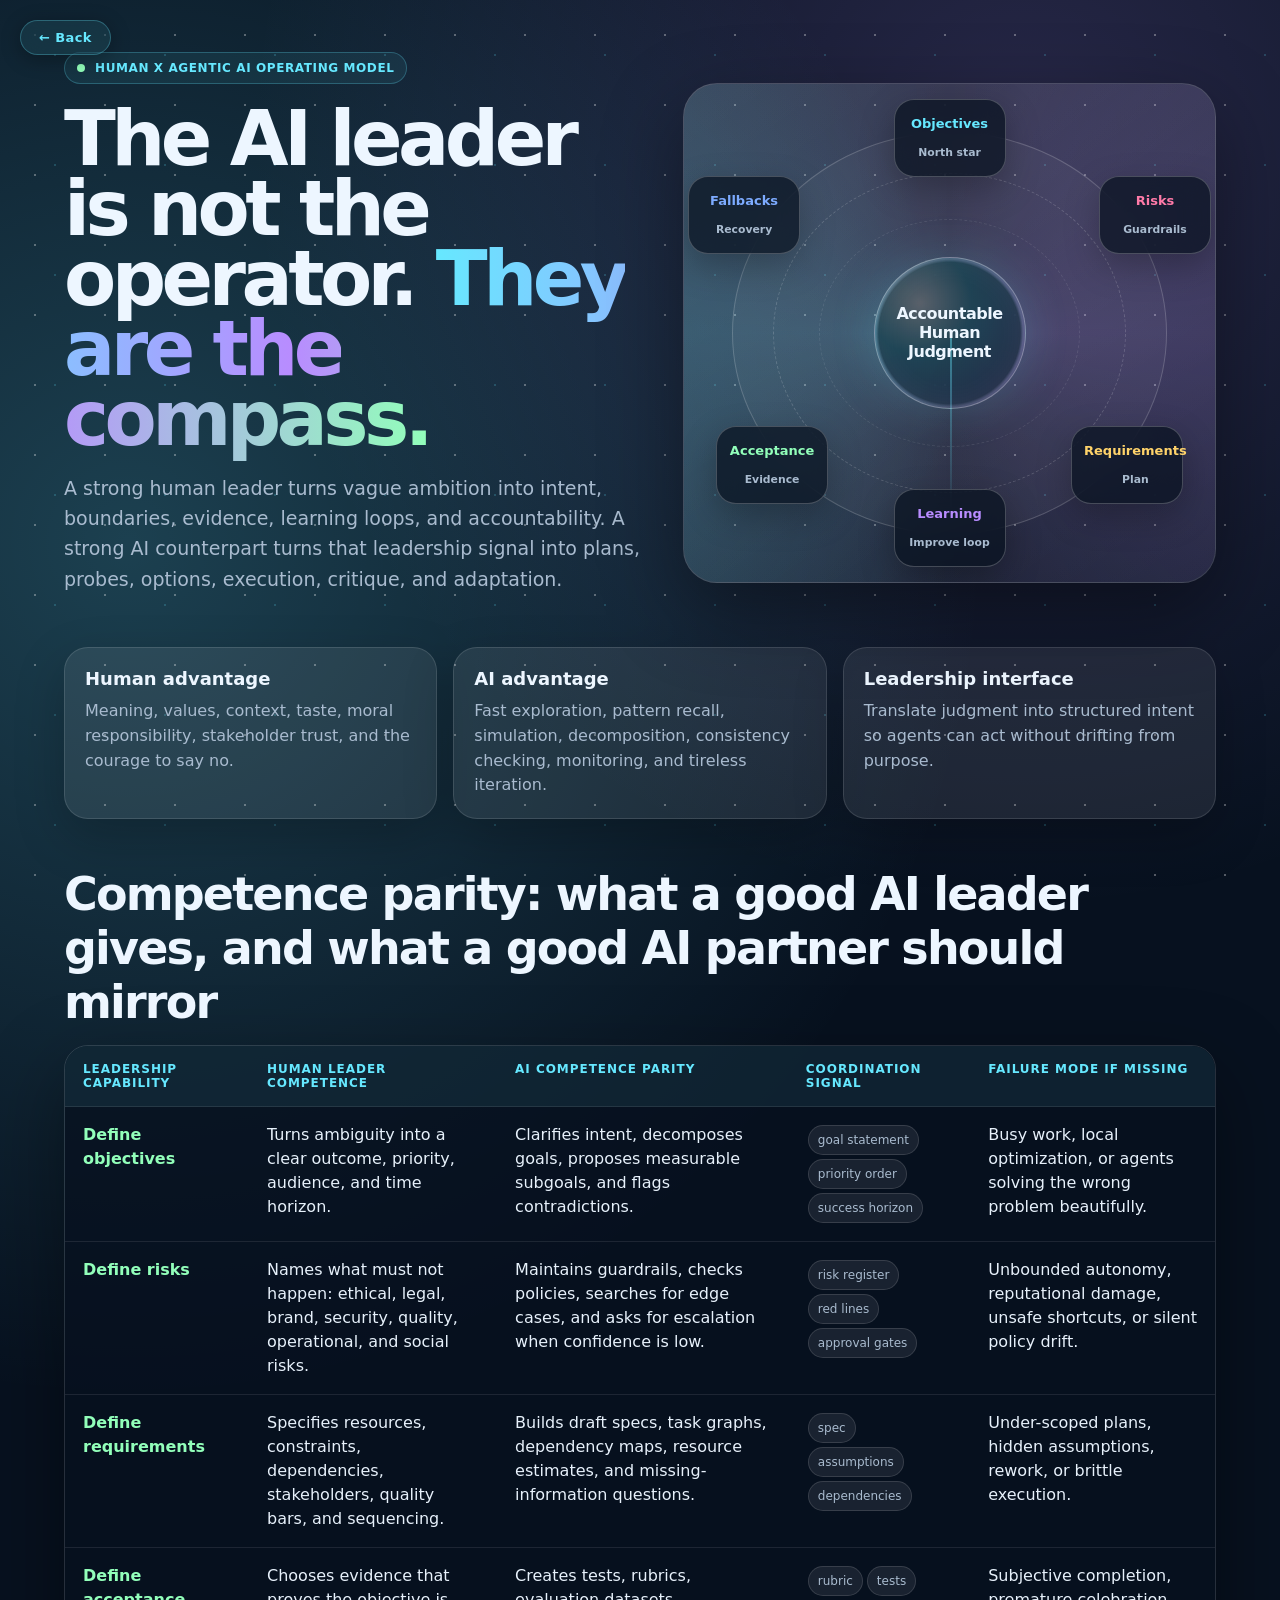
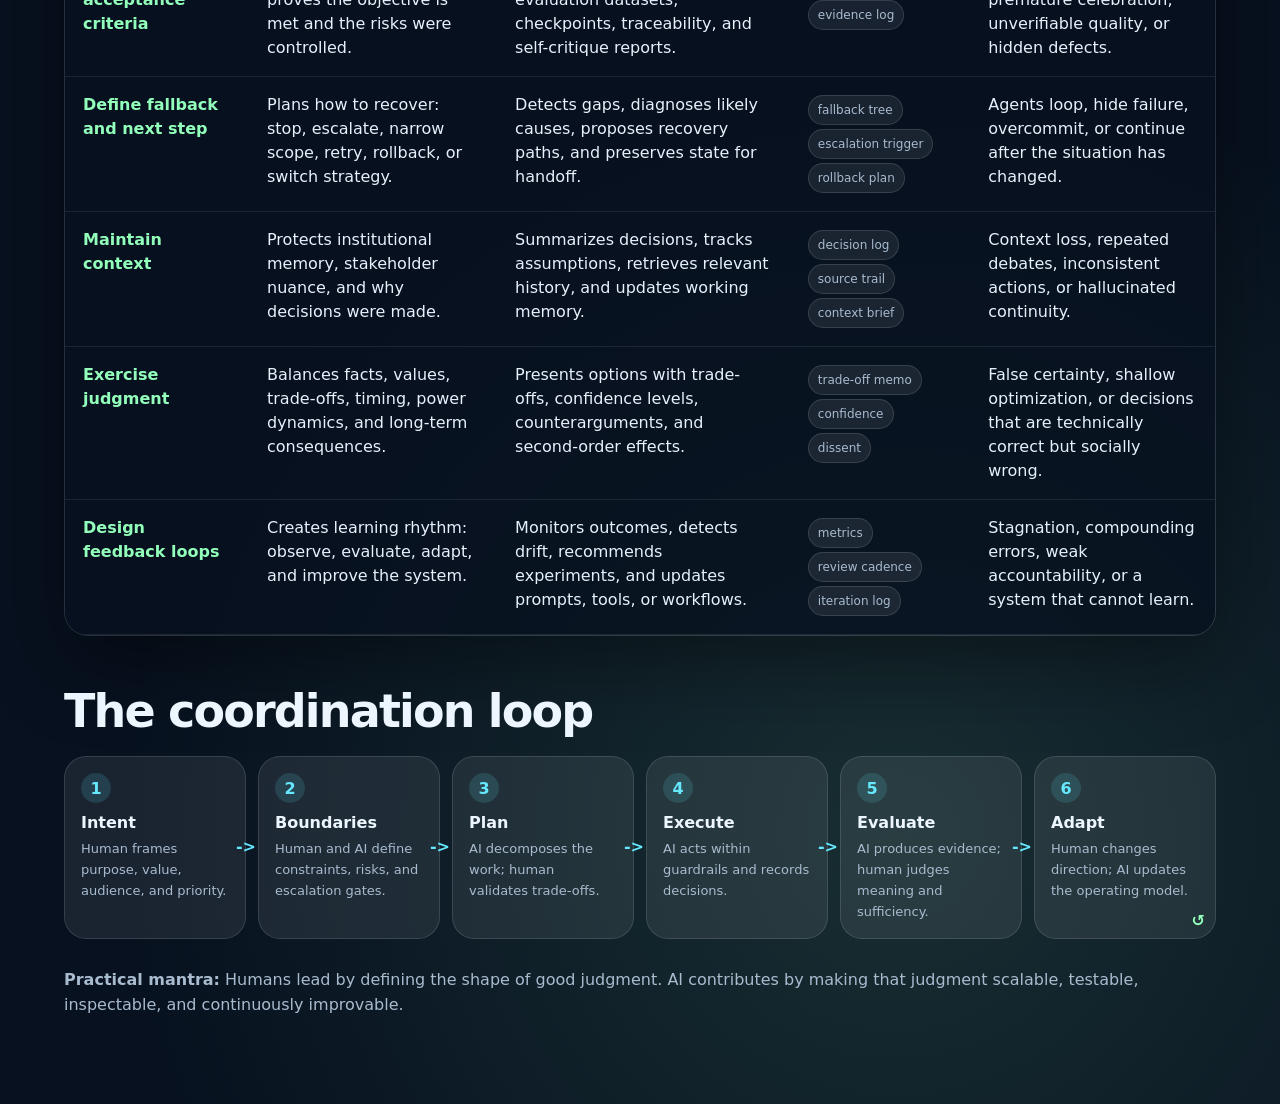
<file: ai-leadership-compass/index.html>
<!DOCTYPE html>
<html lang="en">
<head>
<meta charset="UTF-8" />
<meta name="viewport" content="width=device-width, initial-scale=1.0" />
<title>Human x Agentic AI Leadership Compass</title>
<style>
  :root {
    --bg: #07111f;
    --panel: rgba(255,255,255,0.08);
    --panel-strong: rgba(255,255,255,0.13);
    --text: #edf6ff;
    --muted: #a9bbcf;
    --cyan: #66e8ff;
    --violet: #b88cff;
    --green: #92ffba;
    --amber: #ffd36a;
    --rose: #ff7aa8;
    --blue: #7dabff;
    --shadow: 0 28px 80px rgba(0,0,0,.4);
  }
  * { box-sizing: border-box; }
  body {
    margin: 0;
    font-family: Inter, ui-sans-serif, system-ui, -apple-system, BlinkMacSystemFont, "Segoe UI", sans-serif;
    color: var(--text);
    background:
      radial-gradient(circle at 10% 20%, rgba(102,232,255,.22), transparent 35%),
      radial-gradient(circle at 80% 5%, rgba(184,140,255,.18), transparent 28%),
      radial-gradient(circle at 70% 90%, rgba(146,255,186,.12), transparent 30%),
      var(--bg);
    min-height: 100vh;
    overflow-x: hidden;
  }
  .sparkle {
    position: fixed;
    inset: 0;
    pointer-events: none;
    opacity: .35;
    background-image:
      radial-gradient(circle, rgba(255,255,255,.9) 1px, transparent 1px),
      radial-gradient(circle, rgba(102,232,255,.55) 1px, transparent 1px);
    background-size: 70px 70px, 110px 110px;
    animation: drift 18s linear infinite;
  }
  @keyframes drift { from { transform: translateY(0); } to { transform: translateY(-140px); } }
  .wrap { max-width: 1200px; margin: 0 auto; padding: 52px 24px 70px; position: relative; }
  .hero {
    display: grid;
    grid-template-columns: 1.05fr .95fr;
    gap: 30px;
    align-items: center;
  }
  .eyebrow {
    display: inline-flex;
    gap: 10px;
    align-items: center;
    border: 1px solid rgba(102,232,255,.25);
    border-radius: 999px;
    padding: 8px 12px;
    color: var(--cyan);
    background: rgba(102,232,255,.07);
    letter-spacing: .05em;
    text-transform: uppercase;
    font-size: 12px;
    font-weight: 800;
  }
  .pulse-dot {
    width: 8px; height: 8px; border-radius: 50%; background: var(--green);
    box-shadow: 0 0 0 0 rgba(146,255,186,.8);
    animation: pulse 1.7s infinite;
  }
  @keyframes pulse {
    0% { box-shadow: 0 0 0 0 rgba(146,255,186,.75); }
    80% { box-shadow: 0 0 0 13px rgba(146,255,186,0); }
    100% { box-shadow: 0 0 0 0 rgba(146,255,186,0); }
  }
  h1 { font-size: clamp(38px, 6vw, 76px); line-height: .92; margin: 20px 0 18px; letter-spacing: -.06em; }
  .grad { background: linear-gradient(90deg, var(--cyan), var(--violet), var(--green)); -webkit-background-clip: text; color: transparent; }
  .subtitle { color: var(--muted); font-size: 19px; line-height: 1.6; max-width: 720px; }
  .canvas-card {
    min-height: 500px;
    border: 1px solid rgba(255,255,255,.14);
    background: linear-gradient(145deg, rgba(255,255,255,.12), rgba(255,255,255,.04));
    border-radius: 34px;
    box-shadow: var(--shadow);
    position: relative;
    overflow: hidden;
    padding: 24px;
  }
  .canvas-card::before {
    content: ""; position: absolute; inset: -120px;
    background: conic-gradient(from 180deg, transparent, rgba(102,232,255,.18), transparent, rgba(184,140,255,.16), transparent);
    animation: rotate 12s linear infinite;
  }
  @keyframes rotate { to { transform: rotate(1turn); } }
  .orbit {
    position: absolute;
    inset: 48px;
    border: 1px solid rgba(255,255,255,.18);
    border-radius: 50%;
    background: radial-gradient(circle, rgba(7,17,31,.9) 0 24%, rgba(255,255,255,.035) 25% 100%);
  }
  .orbit::before, .orbit::after {
    content: ""; position: absolute; inset: 40px; border-radius: 50%; border: 1px dashed rgba(255,255,255,.18);
  }
  .orbit::after { inset: 86px; opacity: .55; }
  .core {
    position: absolute; left: 50%; top: 50%; transform: translate(-50%, -50%);
    width: 152px; height: 152px; border-radius: 50%;
    display: grid; place-items: center; text-align: center; padding: 18px;
    background: radial-gradient(circle at 30% 30%, rgba(255,255,255,.32), rgba(102,232,255,.22) 35%, rgba(184,140,255,.15));
    border: 1px solid rgba(255,255,255,.3);
    box-shadow: 0 0 45px rgba(102,232,255,.18), inset 0 0 35px rgba(255,255,255,.06);
    font-weight: 900;
    letter-spacing: -.03em;
  }
  .node {
    position: absolute;
    width: 112px;
    min-height: 78px;
    border: 1px solid rgba(255,255,255,.22);
    background: rgba(7,17,31,.72);
    backdrop-filter: blur(14px);
    border-radius: 20px;
    display: grid;
    place-items: center;
    text-align: center;
    padding: 12px;
    font-size: 13px;
    font-weight: 800;
    box-shadow: 0 12px 34px rgba(0,0,0,.25);
    animation: bob 4s ease-in-out infinite;
  }
  .node small { display: block; color: var(--muted); font-weight: 650; margin-top: 5px; }
  .n1 { left: 50%; top: 15px; transform: translateX(-50%); color: var(--cyan); }
  .n2 { right: 4px; top: 92px; color: var(--rose); animation-delay: -.8s; }
  .n3 { right: 32px; bottom: 78px; color: var(--amber); animation-delay: -1.6s; }
  .n4 { left: 32px; bottom: 78px; color: var(--green); animation-delay: -2.4s; }
  .n5 { left: 4px; top: 92px; color: var(--blue); animation-delay: -3.2s; }
  .n6 { left: 50%; bottom: 15px; transform: translateX(-50%); color: var(--violet); animation-delay: -2s; }
  @keyframes bob { 0%,100%{ margin-top:0; } 50%{ margin-top:-12px; } }
  .beam {
    position: absolute; left: 50%; top: 50%; width: 2px; height: 205px; transform-origin: top;
    background: linear-gradient(to bottom, rgba(102,232,255,.45), transparent);
    animation: scan 9s linear infinite;
  }
  @keyframes scan { to { transform: rotate(1turn); } }
  .section { margin-top: 34px; }
  .grid { display: grid; grid-template-columns: repeat(3, 1fr); gap: 16px; }
  .card {
    border: 1px solid rgba(255,255,255,.12);
    background: var(--panel);
    border-radius: 24px;
    padding: 20px;
    min-height: 150px;
    box-shadow: 0 18px 50px rgba(0,0,0,.22);
    transition: transform .25s ease, background .25s ease, border-color .25s ease;
  }
  .card:hover { transform: translateY(-7px); background: var(--panel-strong); border-color: rgba(102,232,255,.3); }
  .card h3 { margin: 0 0 10px; font-size: 18px; }
  .card p { margin: 0; color: var(--muted); line-height: 1.55; }
  h2 { font-size: clamp(28px, 4vw, 46px); letter-spacing: -.04em; margin: 48px 0 16px; }
  .table-wrap { overflow-x: auto; border-radius: 24px; border: 1px solid rgba(255,255,255,.13); box-shadow: var(--shadow); }
  table { width: 100%; border-collapse: collapse; min-width: 980px; background: rgba(7,17,31,.75); }
  th, td { padding: 16px 18px; text-align: left; vertical-align: top; border-bottom: 1px solid rgba(255,255,255,.09); }
  th { color: var(--cyan); background: rgba(102,232,255,.08); font-size: 12px; text-transform: uppercase; letter-spacing: .08em; }
  td { color: #e7f1fb; line-height: 1.5; }
  td:nth-child(1) { font-weight: 900; color: var(--green); width: 16%; }
  .tag { display: inline-block; padding: 5px 9px; border-radius: 999px; background: rgba(255,255,255,.08); border: 1px solid rgba(255,255,255,.13); color: var(--muted); font-size: 12px; margin: 2px; }
  .loop {
    display: grid;
    grid-template-columns: repeat(6, minmax(130px, 1fr));
    gap: 12px;
    margin-top: 18px;
  }
  .step {
    position: relative;
    padding: 16px;
    min-height: 118px;
    border-radius: 22px;
    background: rgba(255,255,255,.08);
    border: 1px solid rgba(255,255,255,.12);
  }
  .step::after {
    content: "->";
    position: absolute; right: -11px; top: 44%; color: var(--cyan); font-weight: 900;
  }
  .step:last-child::after { content: "↺"; right: 10px; bottom: 8px; top: auto; color: var(--green); }
  .num { width: 30px; height: 30px; border-radius: 50%; display: grid; place-items: center; background: rgba(102,232,255,.14); color: var(--cyan); font-weight: 900; margin-bottom: 10px; }
  .step strong { display:block; margin-bottom: 6px; }
  .step span { color: var(--muted); font-size: 13px; line-height: 1.45; }
  .footer-note { color: var(--muted); margin-top: 28px; line-height: 1.6; }
  @media (max-width: 940px) {
    .hero { grid-template-columns: 1fr; }
    .grid { grid-template-columns: 1fr; }
    .loop { grid-template-columns: 1fr 1fr; }
    .step::after { display: none; }
  }
  @media (max-width: 560px) {
    .canvas-card { min-height: 470px; padding: 14px; }
    .orbit { inset: 28px; }
    .node { width: 96px; font-size: 12px; }
    .loop { grid-template-columns: 1fr; }
  }
  .return-btn {
    position: fixed;
    top: 20px;
    left: 20px;
    z-index: 999;
    display: inline-flex;
    align-items: center;
    gap: 6px;
    padding: 9px 18px;
    border-radius: 999px;
    border: 1px solid rgba(102,232,255,.28);
    background: rgba(102,232,255,.08);
    color: var(--cyan);
    font-family: Inter, ui-sans-serif, system-ui, sans-serif;
    font-size: 13px;
    font-weight: 700;
    letter-spacing: .03em;
    text-decoration: none;
    backdrop-filter: blur(14px);
    -webkit-backdrop-filter: blur(14px);
    box-shadow: 0 4px 20px rgba(0,0,0,.3);
    transition: background .2s ease, border-color .2s ease, transform .2s ease;
  }
  .return-btn:hover {
    background: rgba(102,232,255,.16);
    border-color: rgba(102,232,255,.55);
    transform: translateX(-3px);
  }
</style>
</head>
<body>
  <a href="../index.html" class="return-btn" aria-label="Back to Song Zhang's site">← Back</a>
  <div class="sparkle"></div>
  <main class="wrap">
    <section class="hero">
      <div>
        <div class="eyebrow"><span class="pulse-dot"></span> Human x Agentic AI Operating Model</div>
        <h1>The AI leader is not the operator. <span class="grad">They are the compass.</span></h1>
        <p class="subtitle">A strong human leader turns vague ambition into intent, boundaries, evidence, learning loops, and accountability. A strong AI counterpart turns that leadership signal into plans, probes, options, execution, critique, and adaptation.</p>
      </div>
      <div class="canvas-card" aria-label="Animated AI leadership capability map">
        <div class="orbit"></div>
        <div class="beam"></div>
        <div class="core">Accountable<br/>Human<br/>Judgment</div>
        <div class="node n1">Objectives<small>North star</small></div>
        <div class="node n2">Risks<small>Guardrails</small></div>
        <div class="node n3">Requirements<small>Plan</small></div>
        <div class="node n4">Acceptance<small>Evidence</small></div>
        <div class="node n5">Fallbacks<small>Recovery</small></div>
        <div class="node n6">Learning<small>Improve loop</small></div>
      </div>
    </section>

    <section class="section grid">
      <article class="card"><h3>Human advantage</h3><p>Meaning, values, context, taste, moral responsibility, stakeholder trust, and the courage to say no.</p></article>
      <article class="card"><h3>AI advantage</h3><p>Fast exploration, pattern recall, simulation, decomposition, consistency checking, monitoring, and tireless iteration.</p></article>
      <article class="card"><h3>Leadership interface</h3><p>Translate judgment into structured intent so agents can act without drifting from purpose.</p></article>
    </section>

    <h2>Competence parity: what a good AI leader gives, and what a good AI partner should mirror</h2>
    <div class="table-wrap">
      <table>
        <thead>
          <tr>
            <th>Leadership capability</th>
            <th>Human leader competence</th>
            <th>AI competence parity</th>
            <th>Coordination signal</th>
            <th>Failure mode if missing</th>
          </tr>
        </thead>
        <tbody>
          <tr>
            <td>Define objectives</td>
            <td>Turns ambiguity into a clear outcome, priority, audience, and time horizon.</td>
            <td>Clarifies intent, decomposes goals, proposes measurable subgoals, and flags contradictions.</td>
            <td><span class="tag">goal statement</span><span class="tag">priority order</span><span class="tag">success horizon</span></td>
            <td>Busy work, local optimization, or agents solving the wrong problem beautifully.</td>
          </tr>
          <tr>
            <td>Define risks</td>
            <td>Names what must not happen: ethical, legal, brand, security, quality, operational, and social risks.</td>
            <td>Maintains guardrails, checks policies, searches for edge cases, and asks for escalation when confidence is low.</td>
            <td><span class="tag">risk register</span><span class="tag">red lines</span><span class="tag">approval gates</span></td>
            <td>Unbounded autonomy, reputational damage, unsafe shortcuts, or silent policy drift.</td>
          </tr>
          <tr>
            <td>Define requirements</td>
            <td>Specifies resources, constraints, dependencies, stakeholders, quality bars, and sequencing.</td>
            <td>Builds draft specs, task graphs, dependency maps, resource estimates, and missing-information questions.</td>
            <td><span class="tag">spec</span><span class="tag">assumptions</span><span class="tag">dependencies</span></td>
            <td>Under-scoped plans, hidden assumptions, rework, or brittle execution.</td>
          </tr>
          <tr>
            <td>Define acceptance criteria</td>
            <td>Chooses evidence that proves the objective is met and the risks were controlled.</td>
            <td>Creates tests, rubrics, evaluation datasets, checkpoints, traceability, and self-critique reports.</td>
            <td><span class="tag">rubric</span><span class="tag">tests</span><span class="tag">evidence log</span></td>
            <td>Subjective completion, premature celebration, unverifiable quality, or hidden defects.</td>
          </tr>
          <tr>
            <td>Define fallback and next step</td>
            <td>Plans how to recover: stop, escalate, narrow scope, retry, rollback, or switch strategy.</td>
            <td>Detects gaps, diagnoses likely causes, proposes recovery paths, and preserves state for handoff.</td>
            <td><span class="tag">fallback tree</span><span class="tag">escalation trigger</span><span class="tag">rollback plan</span></td>
            <td>Agents loop, hide failure, overcommit, or continue after the situation has changed.</td>
          </tr>
          <tr>
            <td>Maintain context</td>
            <td>Protects institutional memory, stakeholder nuance, and why decisions were made.</td>
            <td>Summarizes decisions, tracks assumptions, retrieves relevant history, and updates working memory.</td>
            <td><span class="tag">decision log</span><span class="tag">source trail</span><span class="tag">context brief</span></td>
            <td>Context loss, repeated debates, inconsistent actions, or hallucinated continuity.</td>
          </tr>
          <tr>
            <td>Exercise judgment</td>
            <td>Balances facts, values, trade-offs, timing, power dynamics, and long-term consequences.</td>
            <td>Presents options with trade-offs, confidence levels, counterarguments, and second-order effects.</td>
            <td><span class="tag">trade-off memo</span><span class="tag">confidence</span><span class="tag">dissent</span></td>
            <td>False certainty, shallow optimization, or decisions that are technically correct but socially wrong.</td>
          </tr>
          <tr>
            <td>Design feedback loops</td>
            <td>Creates learning rhythm: observe, evaluate, adapt, and improve the system.</td>
            <td>Monitors outcomes, detects drift, recommends experiments, and updates prompts, tools, or workflows.</td>
            <td><span class="tag">metrics</span><span class="tag">review cadence</span><span class="tag">iteration log</span></td>
            <td>Stagnation, compounding errors, weak accountability, or a system that cannot learn.</td>
          </tr>
        </tbody>
      </table>
    </div>

    <h2>The coordination loop</h2>
    <div class="loop">
      <div class="step"><div class="num">1</div><strong>Intent</strong><span>Human frames purpose, value, audience, and priority.</span></div>
      <div class="step"><div class="num">2</div><strong>Boundaries</strong><span>Human and AI define constraints, risks, and escalation gates.</span></div>
      <div class="step"><div class="num">3</div><strong>Plan</strong><span>AI decomposes the work; human validates trade-offs.</span></div>
      <div class="step"><div class="num">4</div><strong>Execute</strong><span>AI acts within guardrails and records decisions.</span></div>
      <div class="step"><div class="num">5</div><strong>Evaluate</strong><span>AI produces evidence; human judges meaning and sufficiency.</span></div>
      <div class="step"><div class="num">6</div><strong>Adapt</strong><span>Human changes direction; AI updates the operating model.</span></div>
    </div>

    <p class="footer-note"><strong>Practical mantra:</strong> Humans lead by defining the shape of good judgment. AI contributes by making that judgment scalable, testable, inspectable, and continuously improvable.</p>
  </main>
</body>
</html>
</file>
